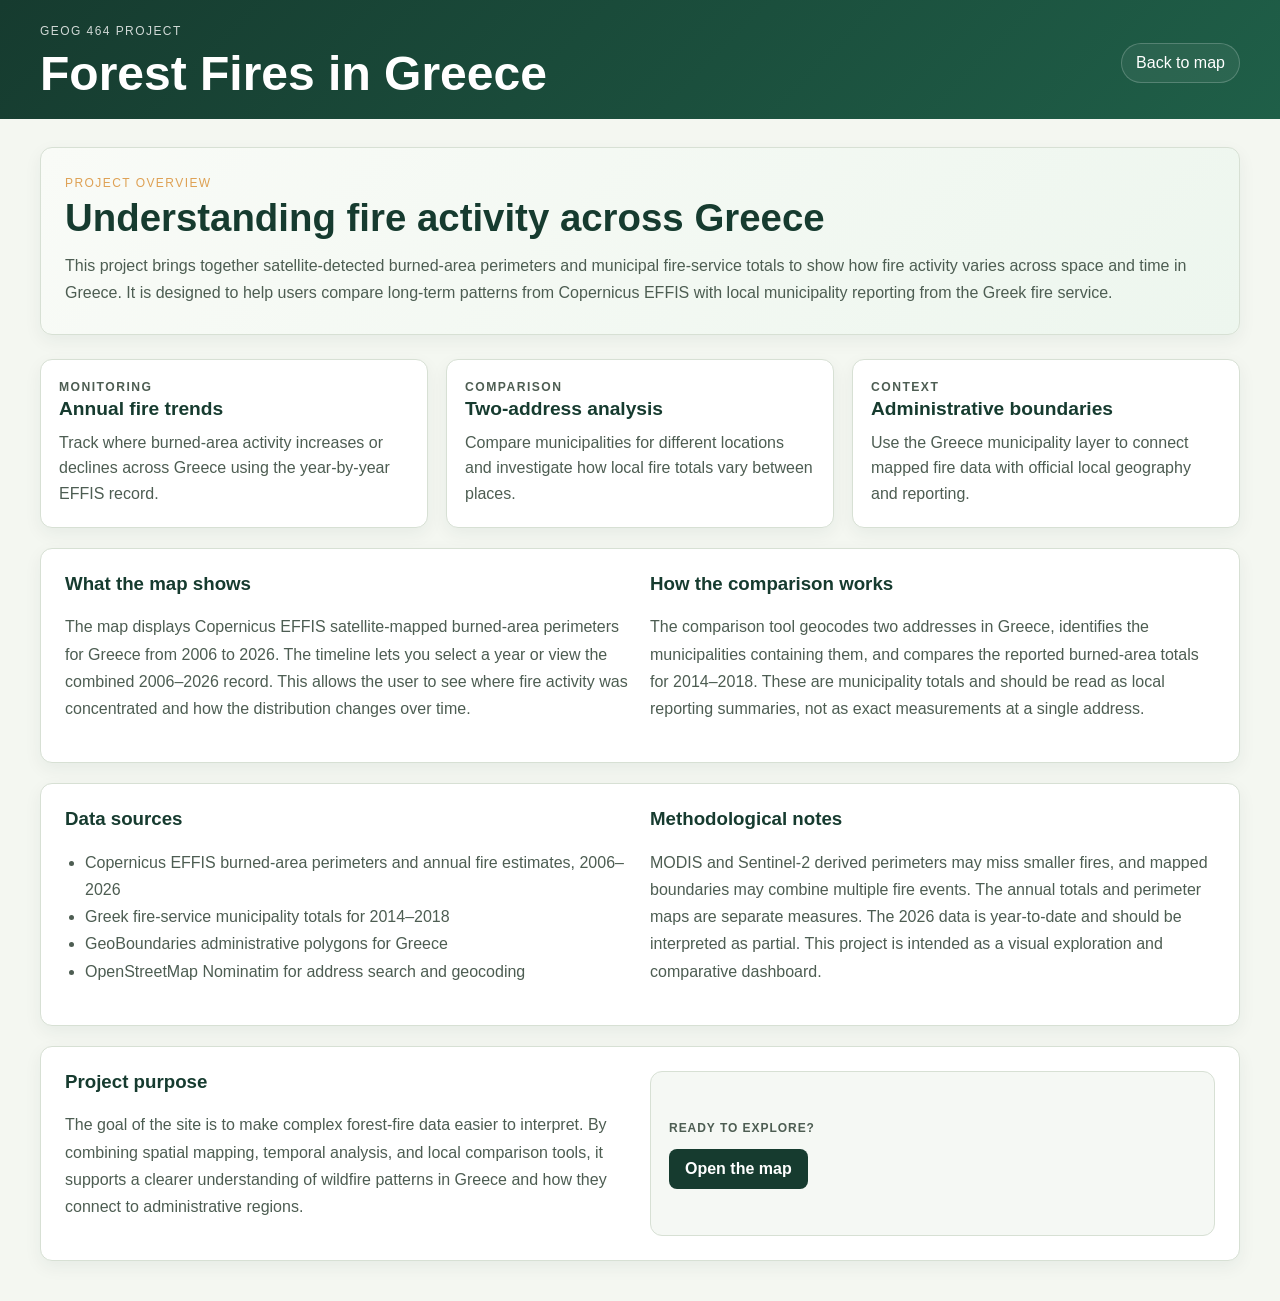
<file: site/project_info.html>
<!doctype html>
<html lang="en">
<head>
  <meta charset="utf-8" />
  <title>Project Overview | Forest Fires in Greece</title>
  <meta name="viewport" content="width=device-width, initial-scale=1" />
  <link rel="stylesheet" href="style.css" />
</head>
<body>
  <header class="topbar">
    <div class="container topbar-inner">
      <div>
        <p class="eyebrow">Geog 464 project</p>
        <h1>Forest Fires in Greece</h1>
      </div>
      <nav class="topnav" aria-label="Main navigation">
        <a href="index.html">Back to map</a>
      </nav>
    </div>
  </header>

  <main class="container info-page">
    <section class="info-hero">
      <p class="eyebrow secondary">Project overview</p>
      <h2>Understanding fire activity across Greece</h2>
      <p>
        This project brings together satellite-detected burned-area perimeters and municipal fire-service totals
        to show how fire activity varies across space and time in Greece. It is designed to help users compare
        long-term patterns from Copernicus EFFIS with local municipality reporting from the Greek fire service.
      </p>
    </section>

    <section class="feature-grid" aria-label="Project highlights">
      <article class="feature-card">
        <p class="feature-kicker">Monitoring</p>
        <h3>Annual fire trends</h3>
        <p>Track where burned-area activity increases or declines across Greece using the year-by-year EFFIS record.</p>
      </article>
      <article class="feature-card">
        <p class="feature-kicker">Comparison</p>
        <h3>Two-address analysis</h3>
        <p>Compare municipalities for different locations and investigate how local fire totals vary between places.</p>
      </article>
      <article class="feature-card">
        <p class="feature-kicker">Context</p>
        <h3>Administrative boundaries</h3>
        <p>Use the Greece municipality layer to connect mapped fire data with official local geography and reporting.</p>
      </article>
    </section>

    <section class="info-panel">
      <div>
        <h3>What the map shows</h3>
        <p>
          The map displays Copernicus EFFIS satellite-mapped burned-area perimeters for Greece from 2006 to 2026.
          The timeline lets you select a year or view the combined 2006–2026 record. This allows the user to see
          where fire activity was concentrated and how the distribution changes over time.
        </p>
      </div>
      <div>
        <h3>How the comparison works</h3>
        <p>
          The comparison tool geocodes two addresses in Greece, identifies the municipalities containing them, and
          compares the reported burned-area totals for 2014–2018. These are municipality totals and should be read as
          local reporting summaries, not as exact measurements at a single address.
        </p>
      </div>
    </section>

    <section class="info-panel">
      <div>
        <h3>Data sources</h3>
        <ul class="facts">
          <li>Copernicus EFFIS burned-area perimeters and annual fire estimates, 2006–2026</li>
          <li>Greek fire-service municipality totals for 2014–2018</li>
          <li>GeoBoundaries administrative polygons for Greece</li>
          <li>OpenStreetMap Nominatim for address search and geocoding</li>
        </ul>
      </div>
      <div>
        <h3>Methodological notes</h3>
        <p>
          MODIS and Sentinel-2 derived perimeters may miss smaller fires, and mapped boundaries may combine multiple
          fire events. The annual totals and perimeter maps are separate measures. The 2026 data is year-to-date and
          should be interpreted as partial. This project is intended as a visual exploration and comparative dashboard.
        </p>
      </div>
    </section>

    <section class="info-panel">
      <div>
        <h3>Project purpose</h3>
        <p>
          The goal of the site is to make complex forest-fire data easier to interpret. By combining spatial mapping,
          temporal analysis, and local comparison tools, it supports a clearer understanding of wildfire patterns in
          Greece and how they connect to administrative regions.
        </p>
      </div>
      <div class="cta-box">
        <p class="cta-label">Ready to explore?</p>
        <a href="index.html" class="primary-link">Open the map</a>
      </div>
    </section>
  </main>
</body>
</html>
</file>
<file: site/style.css>
:root {
  --bg: #f4f7f1;
  --panel: #ffffff;
  --primary: #163b2f;
  --accent: #d98c2d;
  --text: #1a1e1a;
  --muted: #4d5d52;
  --border: #d7e0d4;
}

* { box-sizing: border-box; }

body {
  margin: 0;
  font-family: Arial, Helvetica, sans-serif;
  background: var(--bg);
  color: var(--text);
}

.container {
  width: min(1200px, calc(100% - 32px));
  margin: 0 auto;
}

.map-container {
  width: min(1500px, calc(100% - 32px));
}

.topbar-inner {
  display: flex;
  justify-content: space-between;
  align-items: center;
  gap: 16px;
}

.topnav {
  display: flex;
  align-items: center;
  justify-content: flex-end;
}

.topnav a,
.topnav-button {
  color: #ffffff;
  text-decoration: none;
  font-weight: 700;
  padding: 10px 14px;
  border: 1px solid rgba(255, 255, 255, 0.2);
  border-radius: 999px;
  background: rgba(255, 255, 255, 0.06);
  cursor: pointer;
  font: inherit;
}

.topnav-button {
  transition: background 0.2s ease, transform 0.2s ease;
}

.topnav-button:hover,
.topnav-button:focus-visible {
  background: rgba(255, 255, 255, 0.12);
  transform: translateY(-1px);
}

.topbar {
  background: linear-gradient(135deg, var(--primary), #1f5f48);
  color: #ffffff;
  padding: 24px 0 18px;
}

.info-page {
  padding: 28px 0 40px;
}

.info-hero {
  margin: 0 0 24px;
  padding: 28px 24px;
  background: linear-gradient(135deg, #f9fbf7, #edf6ee);
  border: 1px solid var(--border);
  border-radius: 12px;
  box-shadow: 0 6px 18px rgba(22, 59, 47, 0.06);
}

.info-hero h2 {
  margin: 0 0 12px;
  color: var(--primary);
  font-size: clamp(1.8rem, 3vw, 2.6rem);
}

.info-hero p:last-child {
  margin: 0;
  line-height: 1.7;
  color: var(--muted);
}

.info-panel {
  display: grid;
  grid-template-columns: repeat(2, minmax(0, 1fr));
  gap: 20px;
  margin-top: 20px;
  padding: 24px;
  background: var(--panel);
  border: 1px solid var(--border);
  border-radius: 12px;
  box-shadow: 0 6px 18px rgba(22, 59, 47, 0.06);
}

.info-panel h3 {
  margin-top: 0;
  color: var(--primary);
}

.info-panel p,
.info-panel li {
  color: var(--muted);
  line-height: 1.7;
}

.cta-box {
  display: flex;
  flex-direction: column;
  justify-content: center;
  align-items: flex-start;
  padding: 18px;
  border: 1px solid var(--border);
  border-radius: 12px;
  background: #f5f8f4;
}

.cta-label {
  margin: 0 0 10px;
  color: var(--primary);
  font-weight: 700;
  text-transform: uppercase;
  letter-spacing: 0.08em;
  font-size: 0.75rem;
}

.primary-link {
  display: inline-block;
  padding: 11px 16px;
  border-radius: 8px;
  background: var(--primary);
  color: #ffffff;
  text-decoration: none;
  font-weight: 700;
}

.eyebrow {
  margin: 0 0 8px;
  font-size: 12px;
  letter-spacing: 0.12em;
  text-transform: uppercase;
  opacity: 0.8;
}

h1 {
  margin: 0;
  font-size: clamp(2rem, 4vw, 3rem);
}

.intro {
  display: grid;
  grid-template-columns: 1.7fr 0.9fr;
  gap: 24px;
  margin-top: 28px;
}

.text-panel,
.summary-card,
.map-panel,
.feature-card,
.insight-panel {
  background: var(--panel);
  border: 1px solid var(--border);
  border-radius: 12px;
  box-shadow: 0 6px 18px rgba(22, 59, 47, 0.06);
}

.text-panel {
  padding: 24px;
}

.lead {
  margin-top: 0;
  font-size: 1.08rem;
  line-height: 1.7;
}

.facts {
  margin: 0;
  padding-left: 20px;
  line-height: 1.8;
  color: var(--muted);
}

.summary-card {
  padding: 20px 22px;
}

.summary-card h2,
.map-header h2,
.insight-copy h2 {
  margin-top: 0;
  color: var(--primary);
}

.summary-card p {
  margin: 10px 0;
  line-height: 1.5;
}

.label {
  display: inline-block;
  min-width: 80px;
  color: var(--muted);
}

.feature-grid {
  display: grid;
  grid-template-columns: repeat(3, minmax(0, 1fr));
  gap: 18px;
  margin: 24px 0 10px;
}

.feature-card {
  padding: 18px 18px 20px;
}

.feature-kicker {
  margin: 0 0 10px;
  color: var(--accent);
  font-size: 0.76rem;
  letter-spacing: 0.12em;
  font-weight: 700;
  text-transform: uppercase;
}

.feature-card h3 {
  margin: 0 0 10px;
  color: var(--primary);
  font-size: 1.2rem;
}

.feature-card p {
  margin: 0;
  color: var(--muted);
  line-height: 1.6;
}

.insight-panel {
  display: grid;
  grid-template-columns: 1.2fr 1fr;
  gap: 24px;
  padding: 24px;
  margin: 12px 0 28px;
  background: linear-gradient(135deg, #f9fbf7, #eef5ef);
}

.insight-copy p {
  margin: 0;
  color: var(--muted);
  line-height: 1.7;
}

.insight-list {
  margin: 0;
  padding-left: 18px;
  color: var(--text);
  line-height: 1.8;
}

.timeline-panel,
.map-panel {
  margin: 28px 0 40px;
  padding: 20px;
  background: var(--panel);
  border: 1px solid var(--border);
  border-radius: 12px;
  box-shadow: 0 6px 18px rgba(22, 59, 47, 0.06);
}

.map-panel > .timeline-panel {
  margin: 20px 0 16px;
}

.address-search {
  display: grid;
  gap: 8px;
  margin: 0 0 16px;
}

.address-search label {
  font-weight: 700;
  color: var(--primary);
}

.address-search-controls {
  display: flex;
  gap: 10px;
}

.address-search input {
  flex: 1;
  min-width: 0;
  padding: 11px 12px;
  border: 1px solid var(--border);
  border-radius: 8px;
  font: inherit;
}

.address-search button {
  padding: 11px 16px;
  border: 0;
  border-radius: 8px;
  background: var(--primary);
  color: #ffffff;
  font: inherit;
  font-weight: 700;
  cursor: pointer;
}

.address-search button:disabled {
  cursor: wait;
  opacity: 0.65;
}

.comparison-panel {
  margin: 20px 0 16px;
  padding: 18px;
  border: 1px solid var(--border);
  border-radius: 10px;
  background: #f8fbf8;
}

.comparison-panel h3 {
  margin: 0 0 8px;
  color: var(--primary);
}

.comparison-note {
  margin: 0 0 14px;
  color: var(--muted);
  line-height: 1.5;
}

.comparison-form {
  display: grid;
  gap: 12px;
  margin-bottom: 10px;
}

.comparison-addresses {
  display: grid;
  grid-template-columns: repeat(2, minmax(0, 1fr));
  gap: 12px;
}

.comparison-addresses label {
  display: grid;
  gap: 7px;
  color: var(--primary);
  font-weight: 700;
}

.comparison-addresses input {
  min-width: 0;
  padding: 11px 12px;
  border: 1px solid var(--border);
  border-radius: 8px;
  font: inherit;
  font-weight: 400;
}

.comparison-form button {
  justify-self: start;
  padding: 11px 16px;
  border: 0;
  border-radius: 8px;
  background: var(--accent);
  color: #ffffff;
  font: inherit;
  font-weight: 700;
  cursor: pointer;
}

.comparison-form button:disabled {
  cursor: wait;
  opacity: 0.65;
}

.comparison-actions {
  display: flex;
  flex-wrap: wrap;
  gap: 10px;
}

.comparison-form .comparison-clear {
  border: 1px solid var(--border);
  background: #ffffff;
  color: var(--primary);
}

.search-status,
.geocoder-attribution,
.nearby-note {
  margin: 0;
  color: var(--muted);
  font-size: 0.9rem;
  line-height: 1.5;
}

.nearby-note {
  margin-top: -8px;
}

.search-status[data-state="error"] {
  color: #9c2525;
}

.search-status[data-state="success"] {
  color: var(--primary);
}

.comparison-results {
  margin-top: 16px;
}

.comparison-cards {
  display: grid;
  grid-template-columns: repeat(2, minmax(0, 1fr));
  gap: 12px;
}

.comparison-card {
  min-width: 0;
  padding: 16px;
  border: 1px solid var(--border);
  border-radius: 10px;
  background: var(--panel);
}

.comparison-card h4 {
  overflow-wrap: anywhere;
  margin: 0 0 8px;
  color: var(--primary);
}

.comparison-municipality {
  min-height: 1.4em;
  margin: 0 0 12px;
  color: var(--muted);
}

.comparison-card strong {
  display: block;
  margin-top: 6px;
  color: var(--primary);
  font-size: 1.35rem;
}

.comparison-difference {
  margin: 12px 0 0;
  color: var(--primary);
  font-weight: 700;
}

.map-controls {
  display: flex;
  flex-wrap: wrap;
  align-items: center;
  gap: 12px;
  margin: 0 0 10px;
}

.map-controls button {
  padding: 9px 13px;
  border: 1px solid var(--border);
  border-radius: 8px;
  background: #ffffff;
  color: var(--primary);
  font: inherit;
  font-weight: 700;
  cursor: pointer;
}

#mapResetStatus {
  margin: 0;
  color: var(--muted);
  font-size: 0.9rem;
}

.geocoder-attribution a {
  color: var(--primary);
}

.timeline-header,
.map-header {
  display: flex;
  justify-content: space-between;
  align-items: center;
  gap: 16px;
  margin-bottom: 16px;
}

.timeline-header h2,
.map-header h2 {
  margin: 0;
  color: var(--primary);
}

.timeline-note,
.map-header p {
  margin: 0;
  color: var(--muted);
  font-size: 0.95rem;
}

.timeline-attribution {
  margin: -4px 0 16px;
  color: var(--muted);
  font-size: 0.85rem;
  line-height: 1.5;
}

.timeline-attribution a {
  color: var(--primary);
}

.map-data-note {
  margin: -4px 0 12px;
  color: var(--muted);
  font-size: 0.9rem;
  line-height: 1.5;
}

.eyebrow.secondary {
  color: var(--accent);
  margin-bottom: 6px;
}

.slider-wrap {
  display: grid;
  gap: 12px;
}

.slider-wrap label {
  font-weight: 700;
  color: var(--primary);
}

.year-picker {
  position: relative;
}

.year-selector-button {
  width: 100%;
  padding: 12px 16px;
  border: 1px solid var(--border);
  border-radius: 10px;
  background: #ffffff;
  color: var(--primary);
  font: inherit;
  font-weight: 700;
  text-align: left;
  cursor: pointer;
}

.year-dropdown {
  position: absolute;
  z-index: 10;
  top: calc(100% + 8px);
  left: 0;
  right: 0;
  max-height: 280px;
  overflow-y: auto;
  padding: 8px;
  border: 1px solid var(--border);
  border-radius: 10px;
  background: #ffffff;
  box-shadow: 0 12px 28px rgba(22, 59, 47, 0.12);
}

.year-option {
  display: block;
  width: 100%;
  margin: 0;
  padding: 9px 10px;
  border: 0;
  border-radius: 8px;
  background: transparent;
  color: var(--text);
  text-align: left;
  font: inherit;
  cursor: pointer;
}

.year-option:hover,
.year-option:focus-visible,
.year-option.is-selected {
  background: #eef6ee;
  color: var(--primary);
  font-weight: 700;
}

.year-readout {
  display: flex;
  flex-wrap: wrap;
  gap: 6px 12px;
  justify-content: center;
  align-items: center;
  width: fit-content;
  max-width: 100%;
  padding: 10px 14px;
  border-radius: 999px;
  background: #f7efe4;
  color: var(--primary);
  font-weight: 700;
  font-size: 1.1rem;
  text-align: center;
}

.slider-end-note {
  color: var(--muted);
  font-size: 0.85rem;
  font-weight: 400;
}

.stats-grid {
  display: grid;
  grid-template-columns: repeat(3, minmax(180px, 1fr));
  gap: 16px;
  margin-top: 24px;
}

.stat-card {
  padding: 18px 16px;
  border-radius: 12px;
  background: #f8fbf8;
  border: 1px solid var(--border);
}

.stat-card.highlight {
  background: #eef8ef;
  border-color: #b6d8b7;
}

.stat-label {
  display: block;
  color: var(--muted);
  margin-bottom: 8px;
}

.stat-card strong {
  font-size: clamp(1.2rem, 2vw, 1.7rem);
  color: var(--primary);
}

iframe {
  width: 100%;
  height: min(84vh, 960px);
  min-height: 680px;
  border: 1px solid var(--border);
  border-radius: 10px;
  background: #f2f4f3;
}

@media (max-width: 760px) {
  .intro,
  .insight-panel,
  .feature-grid {
    grid-template-columns: 1fr;
  }

  .timeline-header,
  .map-header {
    flex-direction: column;
    align-items: flex-start;
  }

  .stats-grid {
    grid-template-columns: 1fr;
  }

  .address-search-controls {
    flex-direction: column;
  }

  .comparison-addresses,
  .comparison-cards {
    grid-template-columns: 1fr;
  }

  .comparison-actions {
    flex-direction: column;
  }

  .comparison-actions button {
    width: 100%;
  }

  iframe {
    height: 68vh;
    min-height: 520px;
  }
}
</file>
